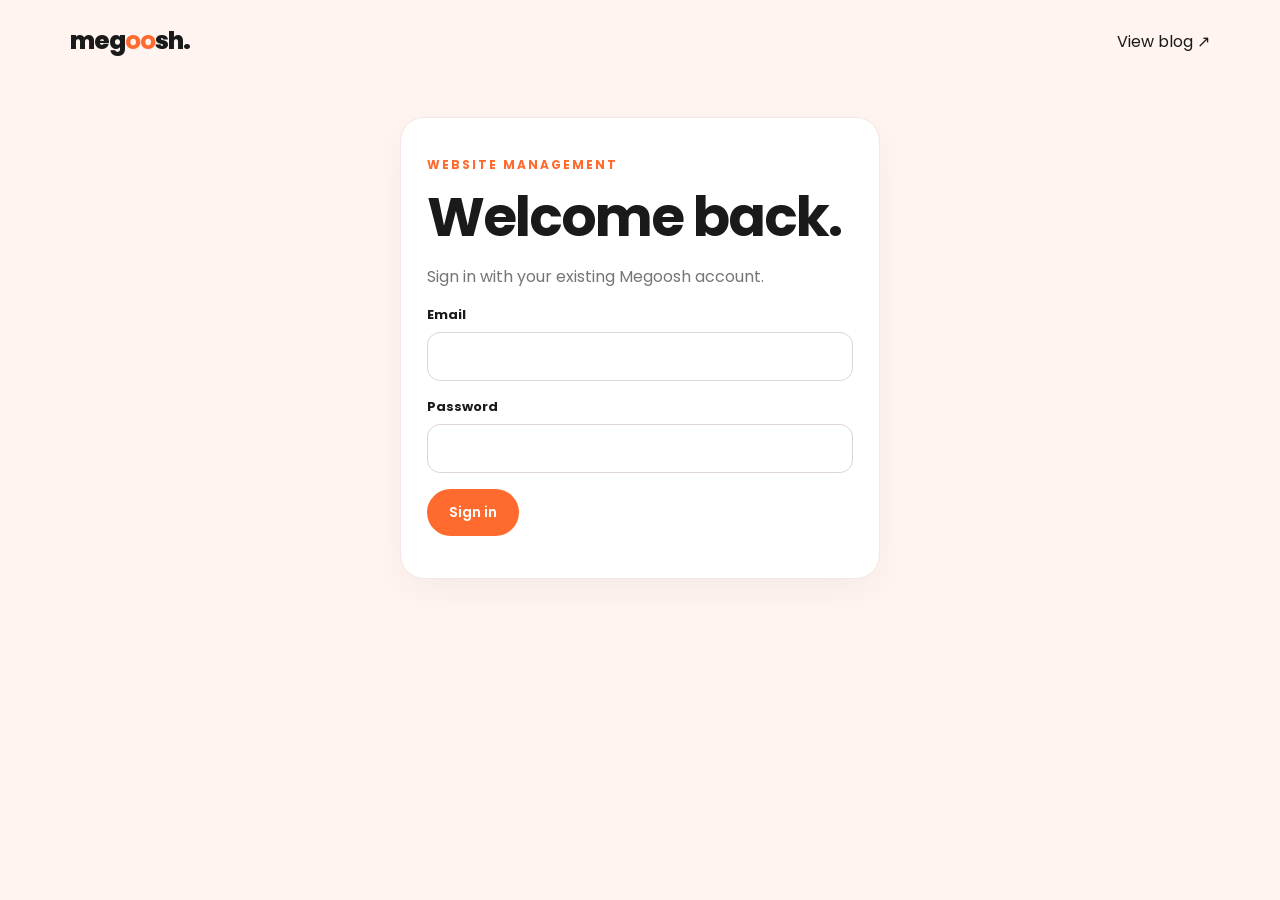
<file: admin/index.html>
<!doctype html><html lang="en"><head><meta charset="utf-8"><meta name="viewport" content="width=device-width,initial-scale=1"><title>Blog Admin | megoosh</title><link rel="stylesheet" href="../styles.css"></head><body><header><a class="brand" href="../index.html">meg<b>oo</b>sh.</a><a href="../blog.html">View blog ↗</a></header><main><section id="login" class="panel" style="max-width:480px;margin:auto"><p class="eyebrow">Website management</p><h1>Welcome back.</h1><p class="muted">Sign in with your existing Megoosh account.</p><form id="login-form"><label>Email</label><input id="email" type="email" autocomplete="email" required><label>Password</label><input id="password" type="password" autocomplete="current-password" required><p><button class="btn orange">Sign in</button></p></form></section><section id="dashboard" class="hidden"><div class="actions" style="justify-content:space-between"><div><p class="eyebrow">Megoosh content studio</p><h1>Your articles.</h1><p id="who" class="muted"></p></div><div class="actions"><a class="btn orange" href="editor.html">+ New article</a><button id="logout" class="btn light">Sign out</button></div></div><div class="panel" style="margin-top:25px"><h2>Manage posts</h2><div id="posts">Loading…</div></div></section><p id="message" role="status"></p></main><script type="module" src="admin.js"></script></body></html>
</file>
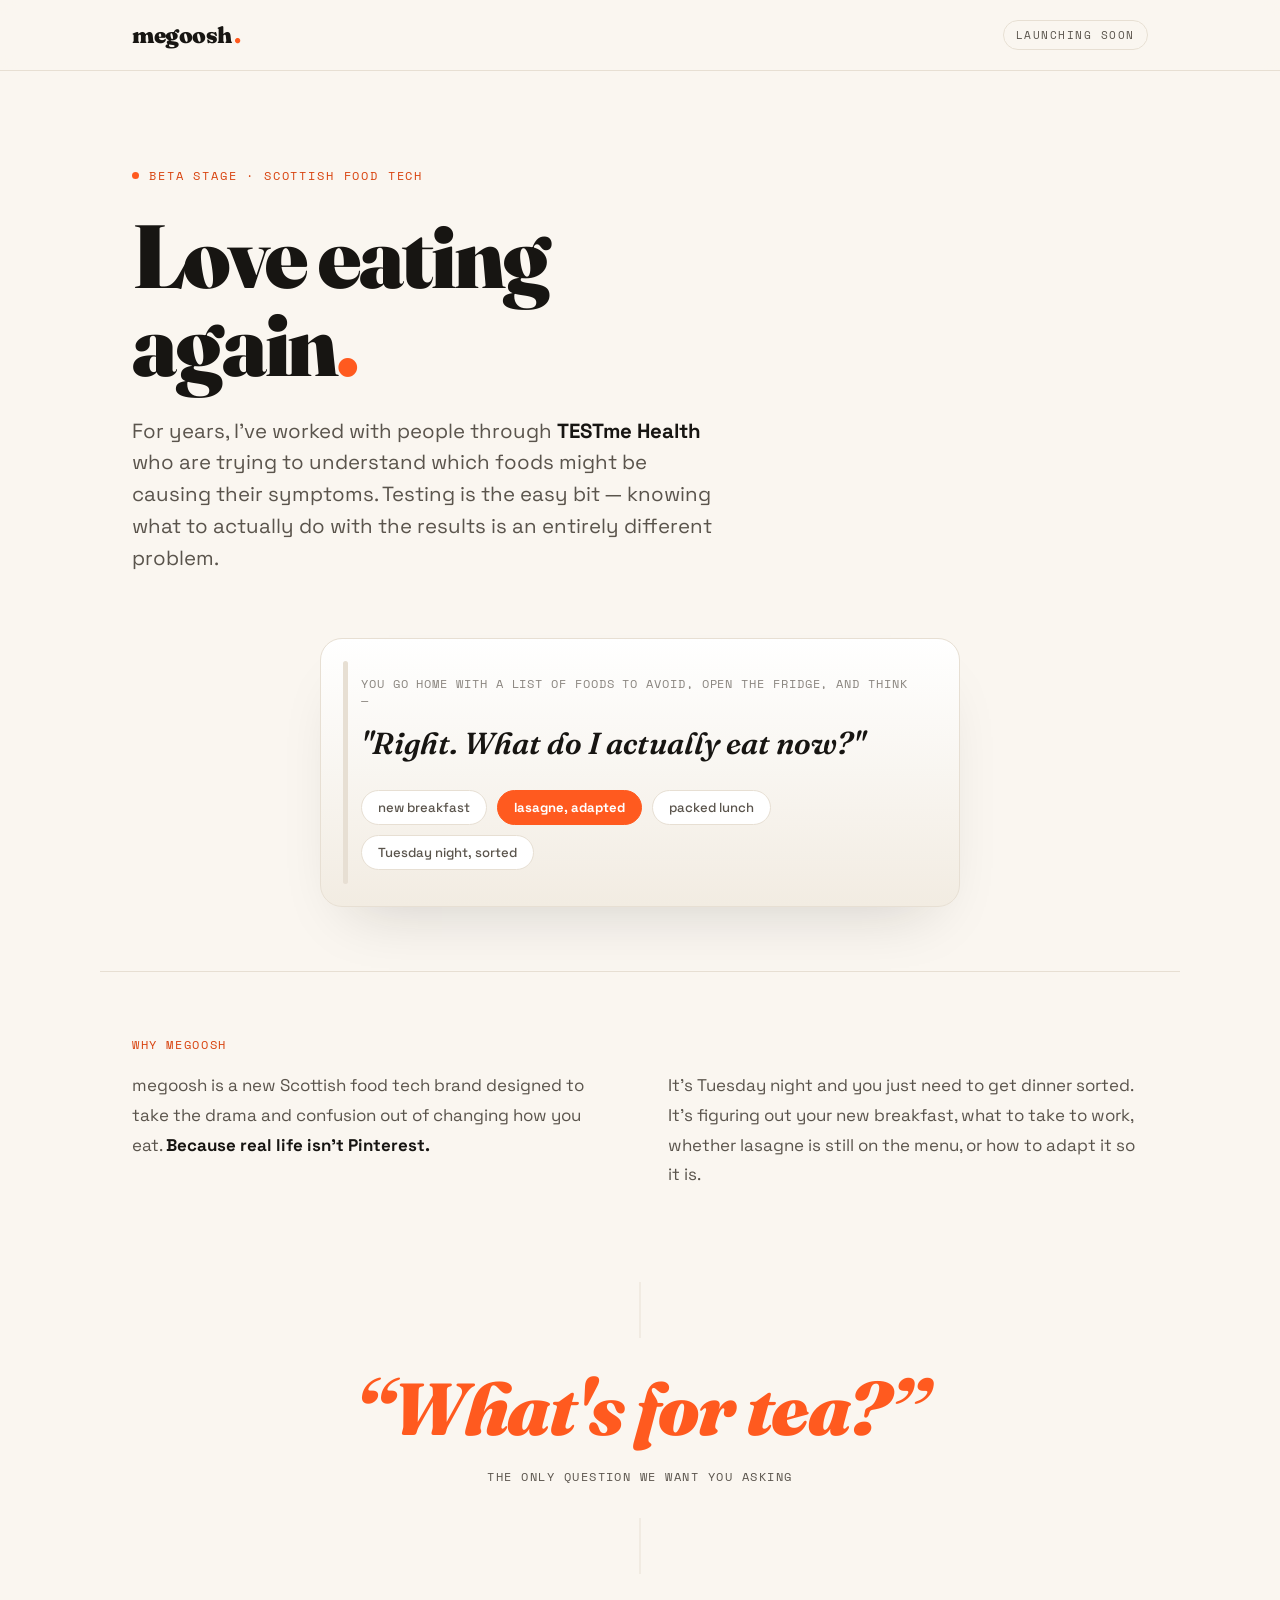
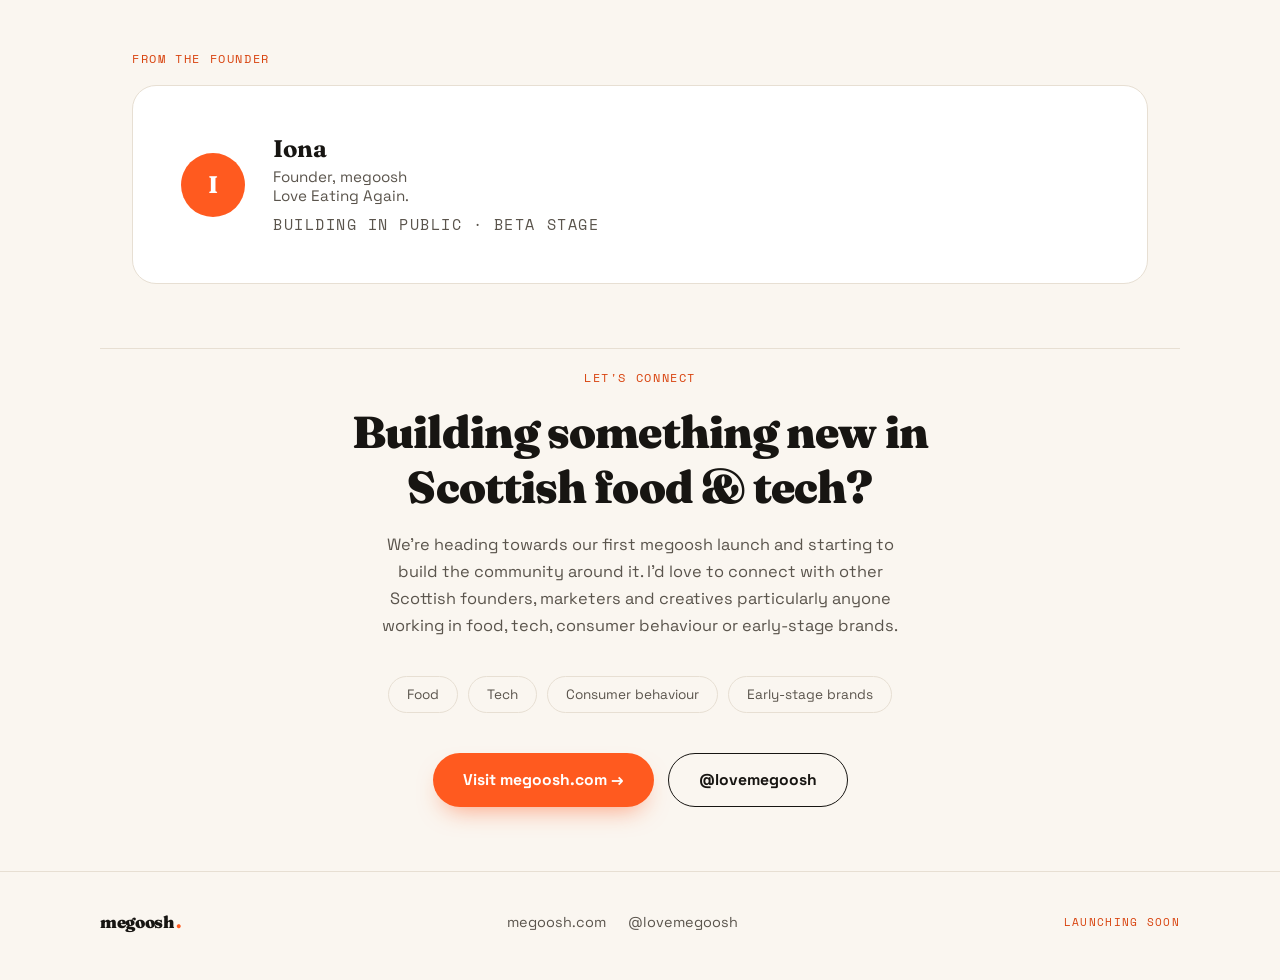
<file: application.html>
<!DOCTYPE html>
<html lang="en">
<head>
<meta charset="UTF-8">
<meta name="viewport" content="width=device-width, initial-scale=1.0">
<title>megoosh — Love eating again.</title>
<link rel="preconnect" href="https://fonts.googleapis.com">
<link rel="preconnect" href="https://fonts.gstatic.com" crossorigin>
<link href="https://fonts.googleapis.com/css2?family=Fraunces:ital,opsz,wght@0,9..144,300;0,9..144,600;0,9..144,900;1,9..144,600&family=Space+Grotesk:wght@400;500;700&family=Space+Mono:wght@400;700&display=swap" rel="stylesheet">
<style>
  :root{
    --paper:#FAF6F0;
    --ink:#171512;
    --ink-soft:#5A544C;
    --orange:#FF5A1F;
    --orange-deep:#D8430E;
    --cream-line:#E7DFD3;
    --card:#FFFFFF;
  }

  *{margin:0;padding:0;box-sizing:border-box;}

  html{scroll-behavior:smooth;}

  body{
    background:var(--paper);
    color:var(--ink);
    font-family:'Space Grotesk', sans-serif;
    -webkit-font-smoothing:antialiased;
    overflow-x:hidden;
  }

  ::selection{background:var(--orange);color:#fff;}

  a{color:inherit;text-decoration:none;}

  .wrap{
    max-width:1080px;
    margin:0 auto;
    padding:0 32px;
  }

  /* ---------- NAV ---------- */
  header{
    position:sticky;top:0;z-index:50;
    background:rgba(250,246,240,0.88);
    backdrop-filter:blur(8px);
    border-bottom:1px solid var(--cream-line);
  }
  .nav{
    display:flex;align-items:center;justify-content:space-between;
    padding:20px 32px;
    max-width:1080px;margin:0 auto;
  }
  .logo{
    font-family:'Fraunces', serif;
    font-weight:900;
    font-size:1.4rem;
    letter-spacing:-0.02em;
    display:flex;align-items:baseline;gap:2px;
  }
  .logo .dot{color:var(--orange);}
  .nav-tag{
    font-family:'Space Mono', monospace;
    font-size:0.68rem;
    letter-spacing:0.14em;
    text-transform:uppercase;
    color:var(--ink-soft);
    border:1px solid var(--cream-line);
    padding:6px 12px;
    border-radius:100px;
  }

  /* ---------- HERO ---------- */
  .hero{
    padding:96px 32px 64px;
    max-width:1080px;margin:0 auto;
    position:relative;
  }
  .eyebrow{
    font-family:'Space Mono', monospace;
    font-size:0.72rem;
    letter-spacing:0.16em;
    text-transform:uppercase;
    color:var(--orange-deep);
    display:flex;align-items:center;gap:10px;
    margin-bottom:28px;
  }
  .eyebrow::before{
    content:'';
    width:7px;height:7px;
    background:var(--orange);
    border-radius:50%;
    animation:pulse 1.8s ease-in-out infinite;
  }
  @keyframes pulse{
    0%,100%{opacity:1;transform:scale(1);}
    50%{opacity:0.4;transform:scale(0.7);}
  }
  h1{
    font-family:'Fraunces', serif;
    font-weight:900;
    font-size:clamp(2.8rem, 7vw, 5.6rem);
    line-height:0.98;
    letter-spacing:-0.03em;
    max-width:15ch;
  }
  h1 .accent{color:var(--orange);}
  .hero-sub{
    margin-top:28px;
    font-size:clamp(1.05rem,1.6vw,1.3rem);
    color:var(--ink-soft);
    max-width:46ch;
    line-height:1.55;
  }
  .hero-sub b{color:var(--ink);font-weight:700;}

  /* ---------- FRIDGE SIGNATURE ---------- */
  .fridge-scene{
    margin-top:64px;
    display:flex;
    justify-content:center;
  }
  .fridge{
    width:min(100%, 640px);
    background:linear-gradient(180deg,#fff, #F2ECE2);
    border:1.5px solid var(--cream-line);
    border-radius:22px;
    padding:36px 40px;
    position:relative;
    box-shadow:0 30px 60px -30px rgba(23,21,18,0.18);
  }
  .fridge::before{
    content:'';
    position:absolute;
    left:22px;top:22px;bottom:22px;
    width:5px;
    background:var(--cream-line);
    border-radius:3px;
  }
  .fridge-note{
    font-family:'Space Mono', monospace;
    font-size:0.72rem;
    letter-spacing:0.08em;
    text-transform:uppercase;
    color:var(--ink-soft);
    margin-bottom:14px;
    opacity:0.7;
  }
  .fridge-question{
    font-family:'Fraunces', serif;
    font-style:italic;
    font-weight:600;
    font-size:clamp(1.3rem,3vw,1.9rem);
    color:var(--ink);
    line-height:1.35;
  }
  .magnets{
    margin-top:26px;
    display:flex;
    flex-wrap:wrap;
    gap:10px;
  }
  .magnet{
    font-family:'Space Grotesk', sans-serif;
    font-size:0.82rem;
    font-weight:500;
    padding:8px 16px;
    border-radius:100px;
    background:var(--card);
    border:1px solid var(--cream-line);
    color:var(--ink-soft);
  }
  .magnet.hot{
    background:var(--orange);
    color:#fff;
    border-color:var(--orange);
    font-weight:700;
  }

  /* ---------- SECTIONS ---------- */
  section{
    padding:64px 32px;
    max-width:1080px;
    margin:0 auto;
  }
  .divider{
    max-width:1080px;
    margin:0 auto;
    border:none;
    border-top:1px solid var(--cream-line);
  }
  .section-label{
    font-family:'Space Mono', monospace;
    font-size:0.72rem;
    letter-spacing:0.14em;
    text-transform:uppercase;
    color:var(--orange-deep);
    margin-bottom:18px;
  }
  .two-col{
    display:grid;
    grid-template-columns:1fr 1fr;
    gap:56px;
  }
  .two-col p{
    font-size:1.06rem;
    line-height:1.75;
    color:var(--ink-soft);
    margin-bottom:16px;
  }
  .two-col p i{
    color:var(--ink);
    font-style:italic;
  }
  .two-col strong{color:var(--ink);}

  /* ---------- QUOTE ---------- */
  .quote-block{
    padding:100px 32px;
    text-align:center;
    position:relative;
  }
  .quote-block::before,
  .quote-block::after{
    content:'';
    position:absolute;
    left:50%;
    width:1px;
    height:56px;
    background:var(--cream-line);
    transform:translateX(-50%);
  }
  .quote-block::before{top:12px;}
  .quote-block::after{bottom:12px;}
  .quote-block h2{
    font-family:'Fraunces', serif;
    font-weight:900;
    font-style:italic;
    color:var(--orange);
    font-size:clamp(2.4rem, 6vw, 4.6rem);
    letter-spacing:-0.02em;
    line-height:1.05;
  }
  .quote-block p{
    margin-top:20px;
    font-family:'Space Mono', monospace;
    font-size:0.78rem;
    letter-spacing:0.12em;
    text-transform:uppercase;
    color:var(--ink-soft);
  }

  /* ---------- FOUNDER ---------- */
  .founder-card{
    background:var(--card);
    border:1px solid var(--cream-line);
    border-radius:24px;
    padding:48px;
    display:grid;
    grid-template-columns:auto 1fr;
    gap:28px;
    align-items:center;
  }
  .avatar{
    width:64px;height:64px;
    border-radius:50%;
    background:var(--orange);
    color:#fff;
    font-family:'Fraunces', serif;
    font-weight:700;
    font-size:1.5rem;
    display:flex;align-items:center;justify-content:center;
    flex-shrink:0;
  }
  .founder-card h3{
    font-family:'Fraunces', serif;
    font-size:1.5rem;
    font-weight:700;
    margin-bottom:4px;
  }
  .founder-card p{
    color:var(--ink-soft);
    font-size:0.95rem;
  }
  .founder-tag{
    font-family:'Space Mono', monospace;
    font-size:0.7rem;
    letter-spacing:0.1em;
    text-transform:uppercase;
    color:var(--orange-deep);
  }

  /* ---------- CONNECT ---------- */
  .connect{
    text-align:center;
    padding-top:20px;
  }
  .connect h2{
    font-family:'Fraunces', serif;
    font-weight:900;
    font-size:clamp(1.9rem,4vw,2.8rem);
    letter-spacing:-0.02em;
    max-width:20ch;
    margin:0 auto 18px;
  }
  .connect p{
    color:var(--ink-soft);
    max-width:52ch;
    margin:0 auto 36px;
    line-height:1.65;
    font-size:1.02rem;
  }
  .tag-row{
    display:flex;
    justify-content:center;
    flex-wrap:wrap;
    gap:10px;
    margin-bottom:40px;
  }
  .tag-row span{
    font-size:0.85rem;
    padding:9px 18px;
    border:1px solid var(--cream-line);
    border-radius:100px;
    color:var(--ink-soft);
  }
  .cta-row{
    display:flex;
    gap:14px;
    justify-content:center;
    flex-wrap:wrap;
  }
  .btn{
    font-family:'Space Grotesk', sans-serif;
    font-weight:700;
    font-size:0.98rem;
    padding:16px 30px;
    border-radius:100px;
    display:inline-flex;
    align-items:center;
    gap:8px;
    transition:transform 0.15s ease, box-shadow 0.15s ease;
  }
  .btn-primary{
    background:var(--orange);
    color:#fff;
    box-shadow:0 12px 24px -10px rgba(255,90,31,0.55);
  }
  .btn-primary:hover{transform:translateY(-2px);}
  .btn-primary:focus-visible, .btn-ghost:focus-visible{
    outline:3px solid var(--ink);
    outline-offset:3px;
  }
  .btn-ghost{
    border:1.5px solid var(--ink);
    color:var(--ink);
  }
  .btn-ghost:hover{background:var(--ink);color:var(--paper);}

  /* ---------- FOOTER ---------- */
  footer{
    border-top:1px solid var(--cream-line);
    padding:40px 32px 48px;
  }
  .footer-inner{
    max-width:1080px;margin:0 auto;
    display:flex;justify-content:space-between;align-items:center;
    flex-wrap:wrap;gap:16px;
  }
  .footer-inner .logo{font-size:1.05rem;}
  .footer-links{
    display:flex;gap:22px;
    font-size:0.9rem;
    color:var(--ink-soft);
  }
  .footer-links a:hover{color:var(--orange-deep);}
  .footer-status{
    font-family:'Space Mono', monospace;
    font-size:0.68rem;
    letter-spacing:0.12em;
    text-transform:uppercase;
    color:var(--orange-deep);
  }

  @media (max-width:720px){
    .two-col{grid-template-columns:1fr;gap:8px;}
    .founder-card{grid-template-columns:1fr;text-align:center;justify-items:center;}
    .quote-block{padding:70px 24px;}
    .hero{padding:56px 24px 40px;}
  }

  @media (prefers-reduced-motion: reduce){
    *{animation:none !important;transition:none !important;}
  }
</style>
</head>
<body>

<header>
  <div class="nav">
    <div class="logo">megoosh<span class="dot">.</span></div>
    <div class="nav-tag">Launching soon</div>
  </div>
</header>

<div class="hero">
  <div class="eyebrow">Beta stage · Scottish food tech</div>
  <h1>Love eating<br>again<span class="accent">.</span></h1>
  <p class="hero-sub">
    For years, I've worked with people through <b>TESTme Health</b> who are trying to understand which foods might be causing their symptoms. Testing is the easy bit — knowing what to actually do with the results is an entirely different problem.
  </p>

  <div class="fridge-scene">
    <div class="fridge">
      <div class="fridge-note">You go home with a list of foods to avoid, open the fridge, and think —</div>
      <div class="fridge-question">"Right. What do I actually eat now?"</div>
      <div class="magnets">
        <span class="magnet">new breakfast</span>
        <span class="magnet hot">lasagne, adapted</span>
        <span class="magnet">packed lunch</span>
        <span class="magnet">Tuesday night, sorted</span>
      </div>
    </div>
  </div>
</div>

<hr class="divider">

<section>
  <div class="section-label">Why megoosh</div>
  <div class="two-col">
    <p>megoosh is a new Scottish food tech brand designed to take the drama and confusion out of changing how you eat. <strong>Because real life isn't Pinterest.</strong></p>
    <p>It's Tuesday night and you just need to get dinner sorted. It's figuring out your new breakfast, what to take to work, whether lasagne is still on the menu, or how to adapt it so it is.</p>
  </div>
</section>

<div class="quote-block">
  <h2>&ldquo;What's for tea?&rdquo;</h2>
  <p>The only question we want you asking</p>
</div>

<section>
  <div class="section-label">From the founder</div>
  <div class="founder-card">
    <div class="avatar">I</div>
    <div>
      <h3>Iona</h3>
      <p>Founder, megoosh </p>
      <p>Love Eating Again.</p>
      <p class="founder-tag" style="margin-top:8px;">Building in public · Beta stage</p>
    </div>
  </div>
</section>

<hr class="divider">

<section class="connect">
  <div class="section-label" style="justify-content:center;display:flex;">Let's connect</div>
  <h2>Building something new in Scottish food &amp; tech?</h2>
  <p>We're heading towards our first megoosh launch and starting to build the community around it. I'd love to connect with other Scottish founders, marketers and creatives particularly anyone working in food, tech, consumer behaviour or early-stage brands.</p>
  <div class="tag-row">
    <span>Food</span>
    <span>Tech</span>
    <span>Consumer behaviour</span>
    <span>Early-stage brands</span>
  </div>
  <div class="cta-row">
    <a class="btn btn-primary" href="https://megoosh.com" target="_blank" rel="noopener">Visit megoosh.com →</a>
    <a class="btn btn-ghost" href="https://twitter.com/lovemegoosh" target="_blank" rel="noopener">@lovemegoosh</a>
  </div>
</section>

<footer>
  <div class="footer-inner">
    <div class="logo">megoosh<span class="dot">.</span></div>
    <div class="footer-links">
      <a href="https://megoosh.com" target="_blank" rel="noopener">megoosh.com</a>
      <a href="https://twitter.com/lovemegoosh" target="_blank" rel="noopener">@lovemegoosh</a>
    </div>
    <div class="footer-status">Launching soon</div>
  </div>
</footer>

</body>
</html>
</file>
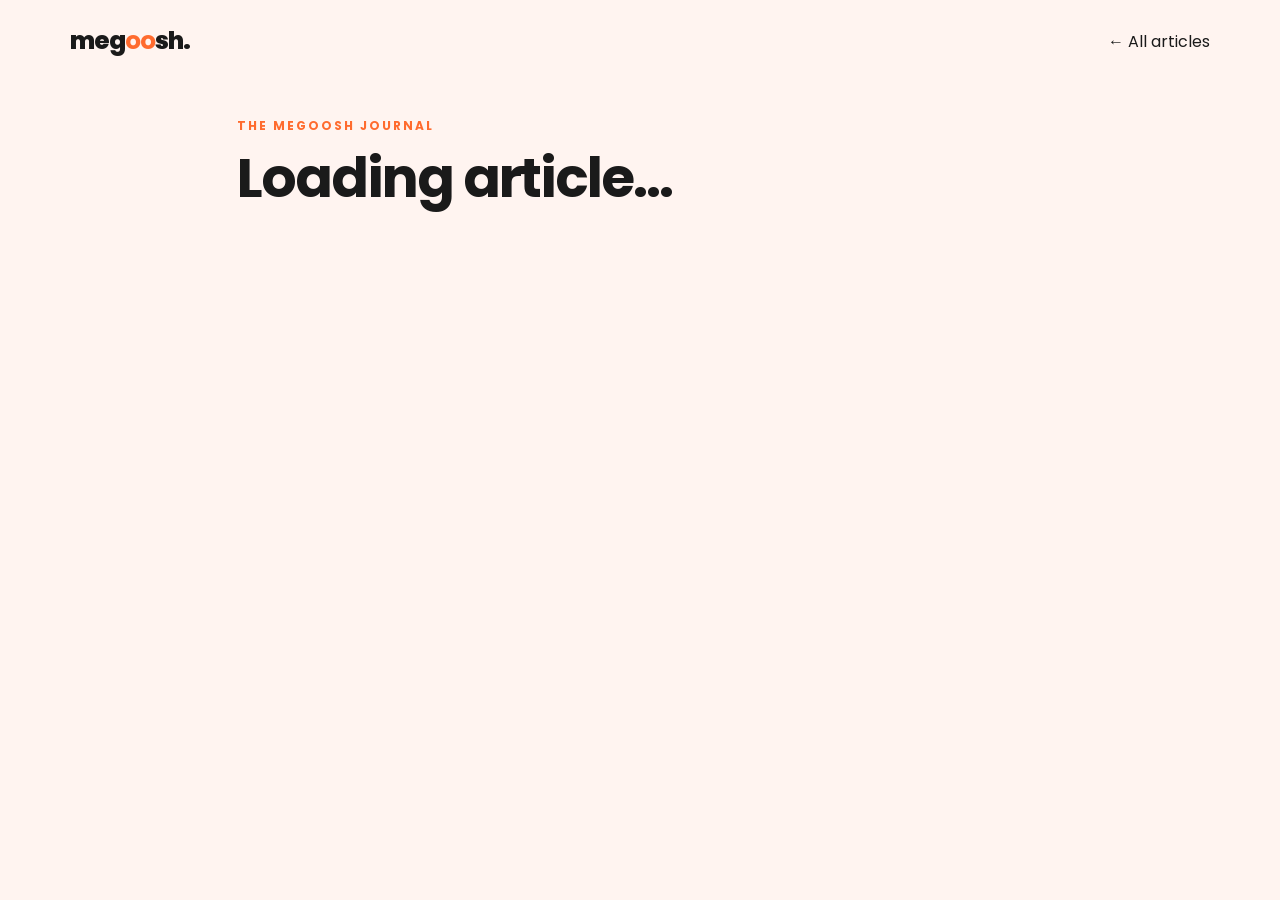
<file: blog-post.html>
<!doctype html><html lang="en"><head><meta charset="utf-8"><meta name="viewport" content="width=device-width,initial-scale=1"><title>Article | megoosh</title><link rel="stylesheet" href="styles.css"></head><body><header><a class="brand" href="index.html">meg<b>oo</b>sh.</a><a href="blog.html">← All articles</a></header><main style="max-width:850px"><p class="eyebrow">The megoosh journal</p><h1 id="title">Loading article…</h1><p class="muted" id="meta"></p><img id="hero" class="post-image hidden" alt=""><p id="excerpt" style="font-size:19px"></p><div id="body" class="post-body"></div><p id="message" role="status"></p></main><script type="module" src="post.js"></script></body></html>
</file>
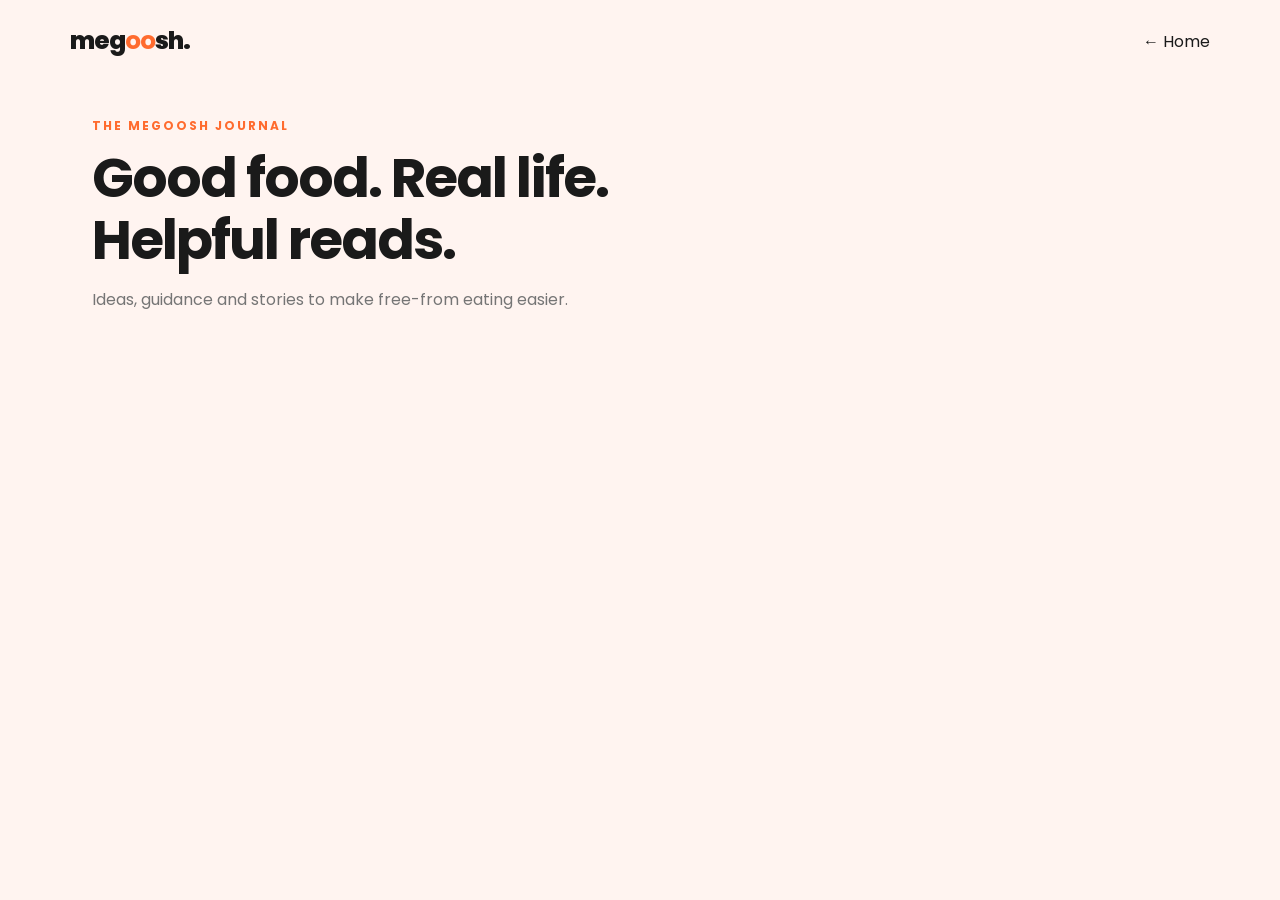
<file: blog.html>
<!doctype html><html lang="en"><head><meta charset="utf-8"><meta name="viewport" content="width=device-width,initial-scale=1"><meta name="description" content="Food, free-from living and wellbeing articles from Megoosh."><title>Stories & advice | megoosh</title><link rel="stylesheet" href="styles.css"></head><body><header><a class="brand" href="index.html">meg<b>oo</b>sh.</a><a href="index.html">← Home</a></header><main><p class="eyebrow">The megoosh journal</p><h1>Good food. Real life.<br>Helpful reads.</h1><p class="muted">Ideas, guidance and stories to make free-from eating easier.</p><div id="posts" class="grid"></div><p id="message" role="status"></p></main><script type="module" src="blog.js"></script></body></html>
</file>
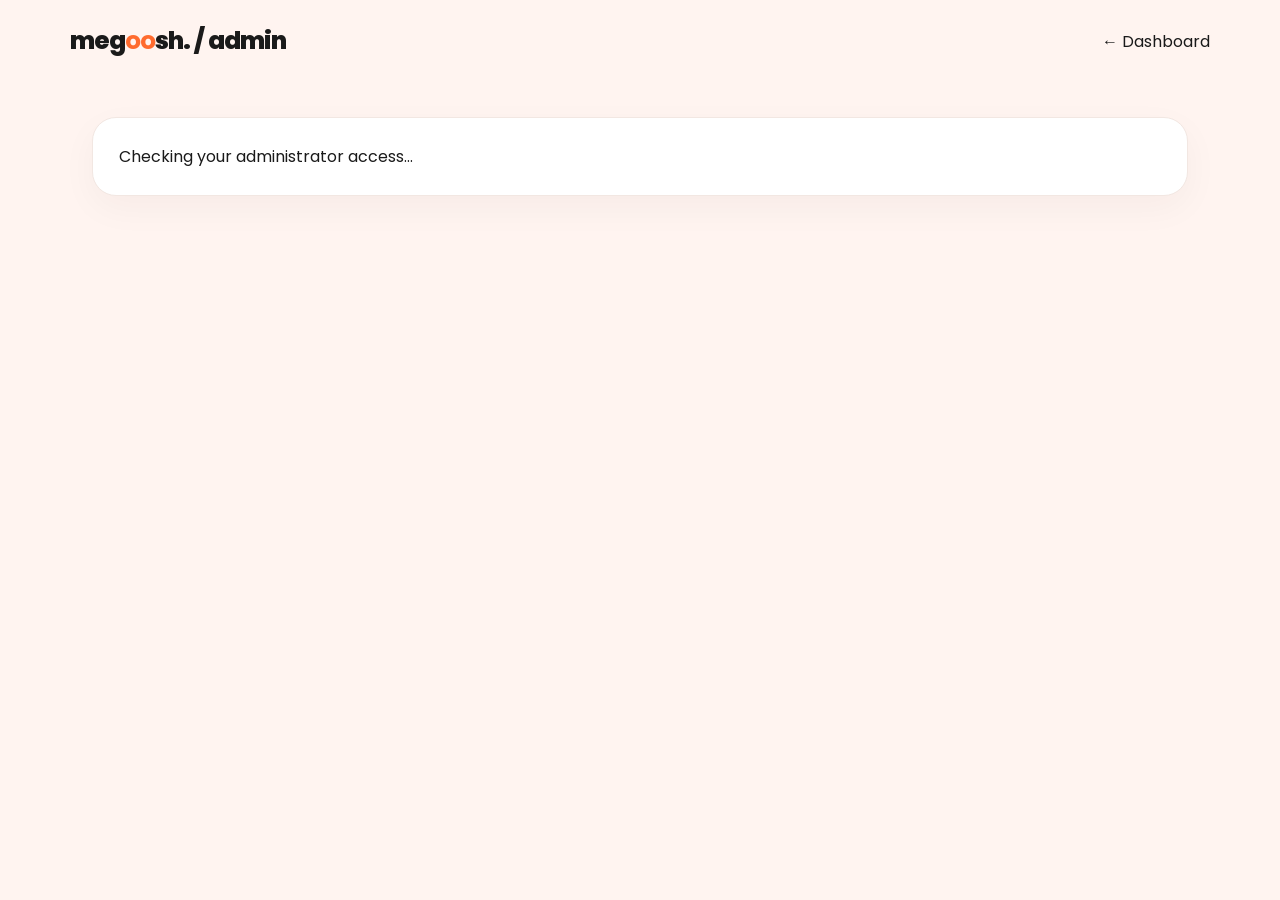
<file: admin/editor.html>
<!doctype html><html lang="en"><head><meta charset="utf-8"><meta name="viewport" content="width=device-width,initial-scale=1"><title>Article editor | megoosh</title><link rel="stylesheet" href="../styles.css"></head><body><header><a class="brand" href="index.html">meg<b>oo</b>sh. / admin</a><a href="index.html">← Dashboard</a></header><main id="editor" class="hidden"><p class="eyebrow">Content studio</p><h1 id="heading">Create an article.</h1><div class="panel"><form id="form"><label>Article title *</label><input id="title" required maxlength="180"><label>URL slug *</label><input id="slug" required pattern="[a-z0-9]+(?:-[a-z0-9]+)*" placeholder="your-article-title"><label>Short introduction</label><textarea id="excerpt" style="min-height:90px" maxlength="500"></textarea><label>Article content *</label><p class="muted">Write paragraphs with blank lines between them. This version uses plain text for safe display.</p><textarea id="content" required></textarea><div class="two"><div><label>Category</label><select id="category"><option value="">Uncategorised</option></select></div><div><label>Author name</label><input id="author" value="Megoosh"></div></div><label>Featured image (JPEG, PNG, WebP or GIF; maximum 5 MB)</label><input type="file" id="image" accept="image/jpeg,image/png,image/webp,image/gif"><p id="image-note" class="muted"></p><label>SEO title</label><input id="seo-title" maxlength="180"><label>SEO description</label><textarea id="seo-description" maxlength="300" style="min-height:85px"></textarea><label>Publication date (optional; local time)</label><input type="datetime-local" id="publish-date"><p class="muted">For a future publication, choose a future date and click Publish. It will become visible automatically at that time.</p><div class="actions" style="margin-top:24px"><button type="button" class="btn light" id="save-draft">Save draft</button><button type="button" class="btn orange" id="publish">Publish</button><button type="button" class="btn light" id="delete">Delete article</button></div></form></div></main><main id="blocked"><div class="panel">Checking your administrator access…</div></main><p id="message" role="status" style="max-width:1140px;margin:auto;padding:20px"></p><script type="module" src="editor.js"></script></body></html>
</file>
<file: styles.css>
@import url('https://fonts.googleapis.com/css2?family=Poppins:wght@400;500;600;700;800&display=swap');
:root{--orange:#ff6b2e;--cream:#fff4f0;--ink:#1a1a1a;--muted:#757575;--line:#e9dcd6}*{box-sizing:border-box}body{margin:0;background:var(--cream);color:var(--ink);font-family:Poppins,Arial,sans-serif}a{color:inherit}header{padding:22px max(22px,calc((100vw - 1140px)/2));display:flex;align-items:center;justify-content:space-between;gap:20px}header a{text-decoration:none}.brand{font-size:25px;font-weight:800;letter-spacing:-1px}.brand b{color:var(--orange)}main{max-width:1140px;margin:35px auto 90px;padding:0 22px}h1{font-size:clamp(32px,5vw,55px);letter-spacing:-2px;line-height:1.13;margin:0 0 12px}h2{font-size:23px}.muted{color:var(--muted)}.eyebrow{color:var(--orange);font-size:12px;letter-spacing:2px;text-transform:uppercase;font-weight:700}.panel,.card{background:#fff;border:1px solid #f2e7e2;border-radius:24px;padding:26px;box-shadow:0 12px 36px #3b26150a}.grid{display:grid;grid-template-columns:repeat(auto-fill,minmax(260px,1fr));gap:18px;margin-top:28px}.card img{width:100%;height:190px;object-fit:cover;border-radius:15px}.card a{text-decoration:none}.card h2{margin:12px 0}.btn{background:var(--ink);color:#fff;border:0;border-radius:40px;padding:13px 22px;font:600 14px Poppins;cursor:pointer;text-decoration:none;display:inline-block}.btn:hover,.btn.orange{background:var(--orange)}.btn.light{background:#f5eeeb;color:var(--ink)}.actions{display:flex;gap:10px;flex-wrap:wrap;align-items:center}input,textarea,select{width:100%;border:1px solid #ded5d0;border-radius:13px;padding:13px;font:14px Poppins;background:white}textarea{min-height:260px;resize:vertical}label{display:block;font-size:13px;font-weight:700;margin:16px 0 7px}.two{display:grid;grid-template-columns:1fr 1fr;gap:20px}.hidden{display:none!important}.notice{padding:13px;border-radius:12px;background:#fff1e8;margin:15px 0}.post-body{white-space:pre-wrap;line-height:1.95;font-size:16px;overflow-wrap:anywhere}.post-image{width:100%;max-height:490px;object-fit:cover;border-radius:23px;margin:26px 0}.list-item{display:flex;align-items:center;justify-content:space-between;gap:15px;padding:17px 0;border-bottom:1px solid var(--line)}.list-item small{display:block;color:var(--muted)}@media(max-width:650px){.two{grid-template-columns:1fr}header{padding:18px 22px}.panel{padding:18px}.list-item{align-items:start;flex-direction:column}}
</file>
